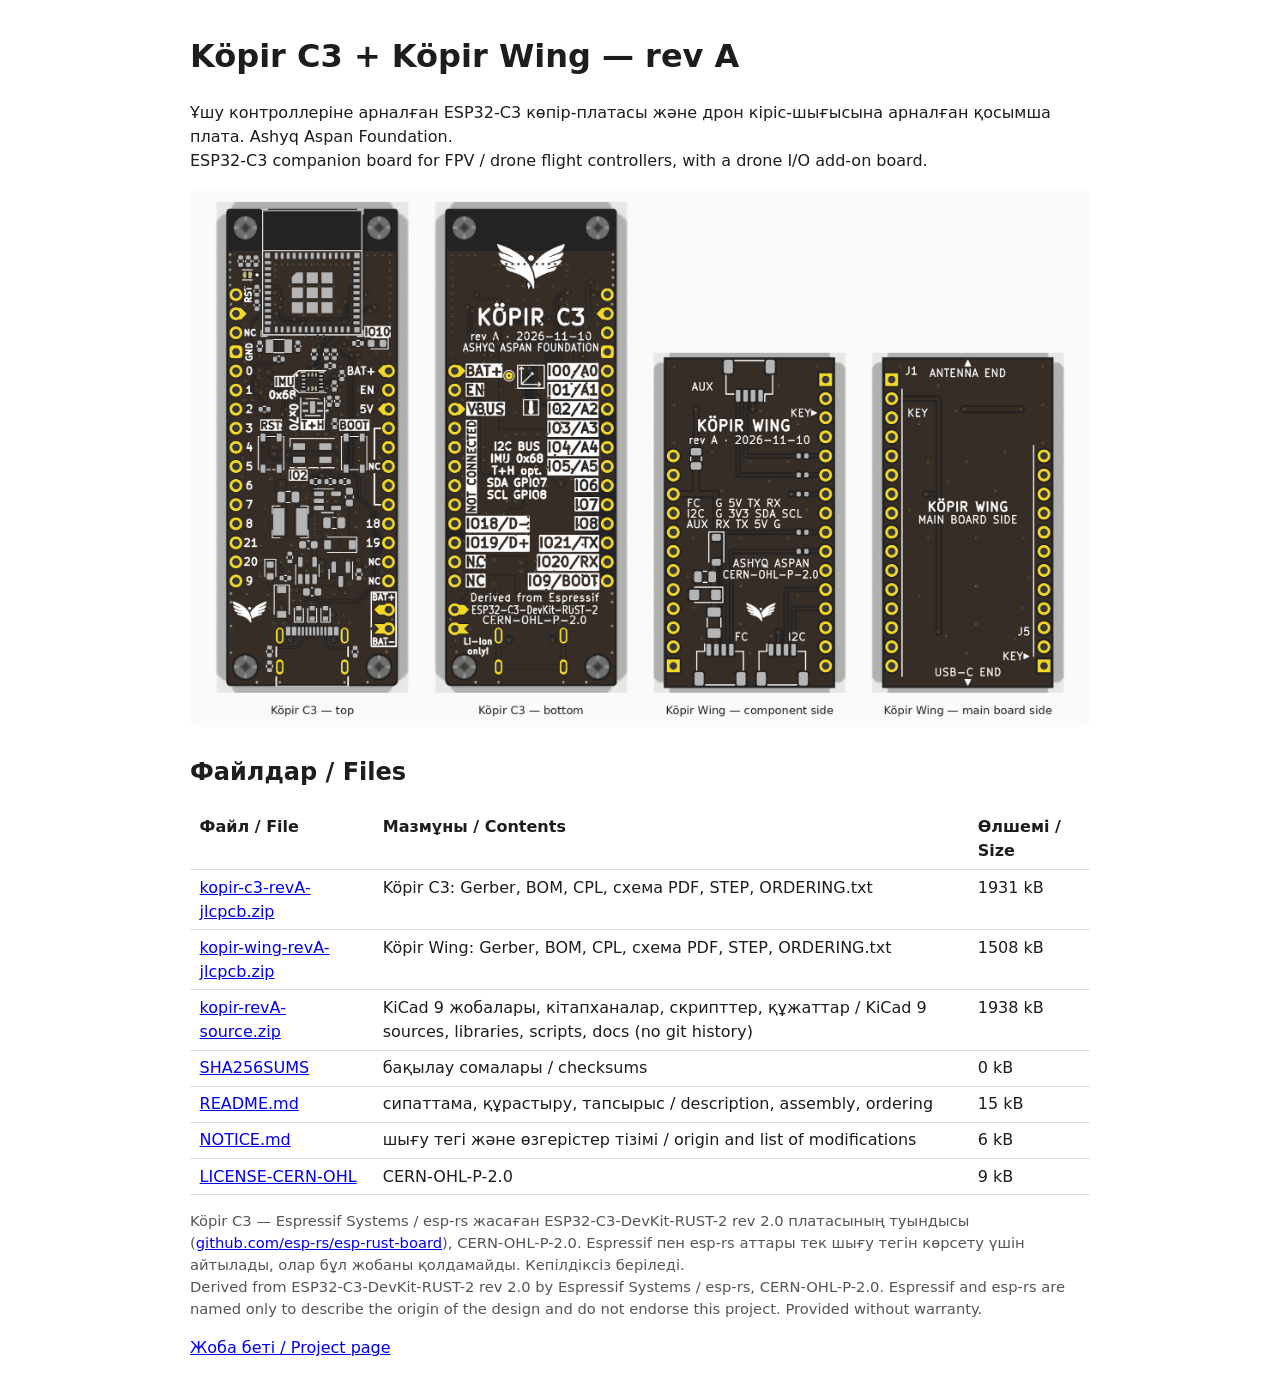
<file: docs/files/kopir/index.html>
<!doctype html>
<html lang="kk">
<head>
<meta charset="utf-8">
<meta name="viewport" content="width=device-width, initial-scale=1">
<title>Köpir C3 + Köpir Wing rev A — файлдар / files</title>
<style>
body{font-family:system-ui,-apple-system,"Segoe UI",Roboto,sans-serif;max-width:900px;margin:2rem auto;padding:0 1rem;line-height:1.5;color:#1d1d1f}
img{max-width:100%;height:auto;border-radius:8px}
table{border-collapse:collapse;width:100%}
td,th{padding:.35rem .6rem;border-bottom:1px solid #ddd;text-align:left;vertical-align:top}
.muted{color:#555;font-size:.92em}
</style>
</head>
<body>
<h1>Köpir C3 + Köpir Wing — rev A</h1>
<p>Ұшу контроллеріне арналған ESP32-C3 көпір-платасы және дрон кіріс-шығысына арналған қосымша плата.
Ashyq Aspan Foundation.<br>
ESP32-C3 companion board for FPV / drone flight controllers, with a drone I/O add-on board.</p>
<img src="kopir-renders.png" alt="Köpir C3 and Köpir Wing, top and bottom">
<h2>Файлдар / Files</h2>
<table>
<tr><th>Файл / File</th><th>Мазмұны / Contents</th><th>Өлшемі / Size</th></tr>
<tr><td><a href="kopir-c3-revA-jlcpcb.zip">kopir-c3-revA-jlcpcb.zip</a></td><td>Köpir C3: Gerber, BOM, CPL, схема PDF, STEP, ORDERING.txt</td><td>1931 kB</td></tr>
<tr><td><a href="kopir-wing-revA-jlcpcb.zip">kopir-wing-revA-jlcpcb.zip</a></td><td>Köpir Wing: Gerber, BOM, CPL, схема PDF, STEP, ORDERING.txt</td><td>1508 kB</td></tr>
<tr><td><a href="kopir-revA-source.zip">kopir-revA-source.zip</a></td><td>KiCad 9 жобалары, кітапханалар, скрипттер, құжаттар / KiCad 9 sources, libraries, scripts, docs (no git history)</td><td>1938 kB</td></tr>
<tr><td><a href="SHA256SUMS">SHA256SUMS</a></td><td>бақылау сомалары / checksums</td><td>0 kB</td></tr>
<tr><td><a href="README.md">README.md</a></td><td>сипаттама, құрастыру, тапсырыс / description, assembly, ordering</td><td>15 kB</td></tr>
<tr><td><a href="NOTICE.md">NOTICE.md</a></td><td>шығу тегі және өзгерістер тізімі / origin and list of modifications</td><td>6 kB</td></tr>
<tr><td><a href="LICENSE-CERN-OHL">LICENSE-CERN-OHL</a></td><td>CERN-OHL-P-2.0</td><td>9 kB</td></tr>
</table>
<p class="muted">Köpir C3 — Espressif Systems / esp-rs жасаған ESP32-C3-DevKit-RUST-2 rev 2.0 платасының туындысы
(<a href="https://github.com/esp-rs/esp-rust-board">github.com/esp-rs/esp-rust-board</a>), CERN-OHL-P-2.0.
Espressif пен esp-rs аттары тек шығу тегін көрсету үшін айтылады, олар бұл жобаны қолдамайды. Кепілдіксіз беріледі.<br>
Derived from ESP32-C3-DevKit-RUST-2 rev 2.0 by Espressif Systems / esp-rs, CERN-OHL-P-2.0. Espressif and esp-rs are
named only to describe the origin of the design and do not endorse this project. Provided without warranty.</p>
<p><a href="../../#/projects/kopir-c3-pcb">Жоба беті / Project page</a></p>
</body>
</html>
</file>
